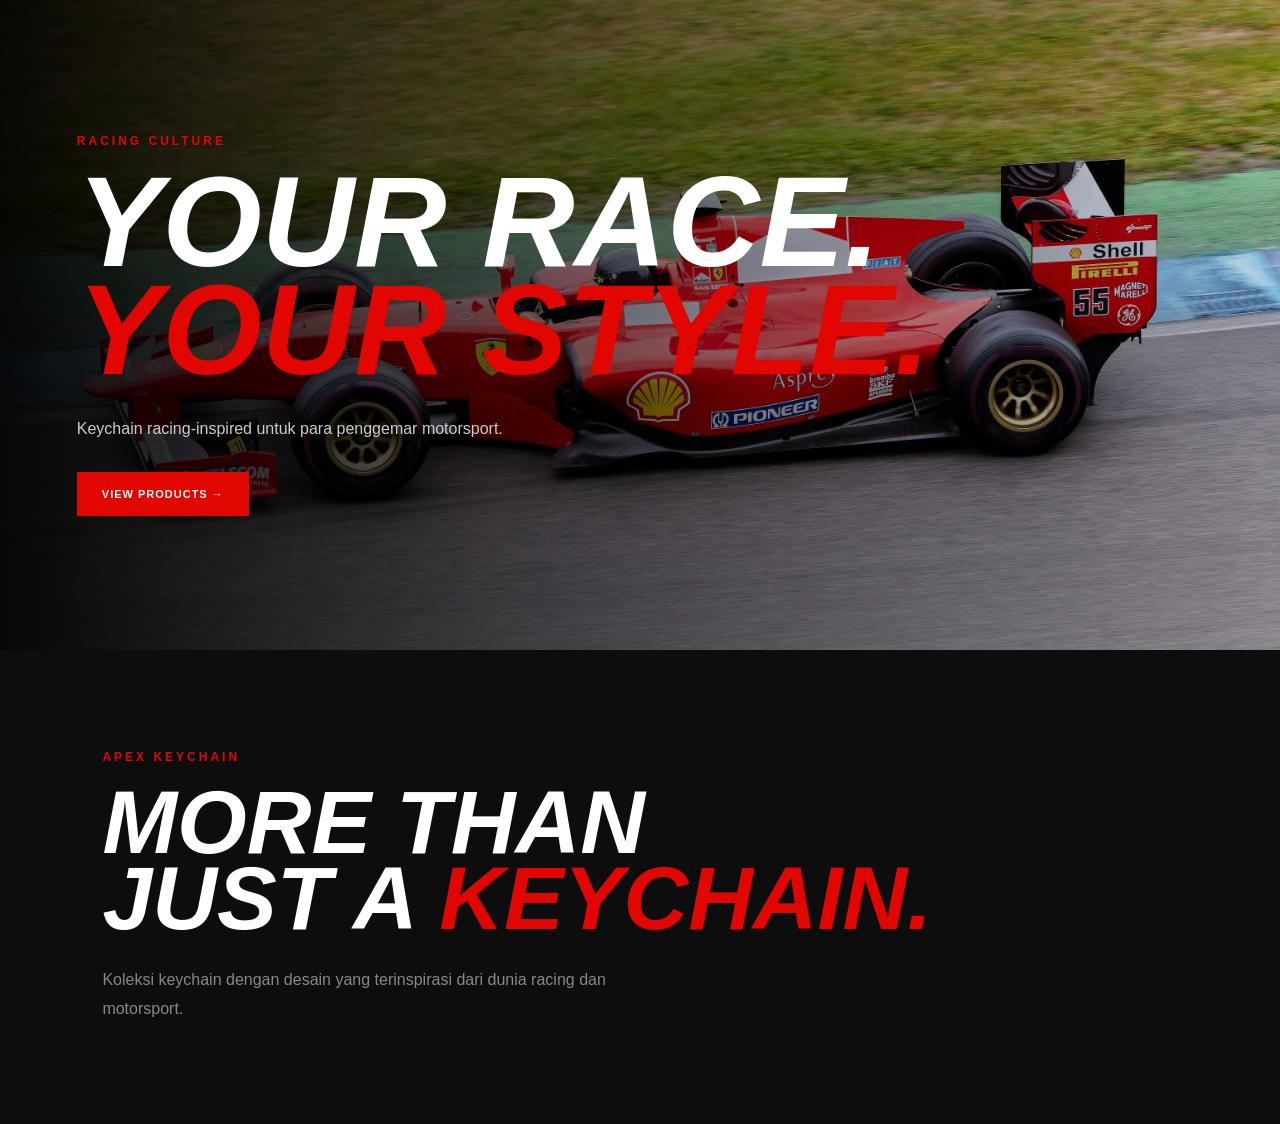
<file: index.html>
<!DOCTYPE html>
<html lang="en">
<head>
    <meta charset="UTF-8">
    <meta name="viewport" content="width=device-width, initial-scale=1.0">

    <title>Home — Apex Keychain</title>

    <link rel="stylesheet" href="style.css">
</head>

<body>

    <section class="hero">

        <div class="hero-image">
            <img src="images/hero.jpg.jpeg" alt="Racing">
        </div>

        <div class="hero-overlay"></div>

        <div class="hero-content">

            <p class="eyebrow">
                RACING CULTURE
            </p>

            <h1>
                YOUR RACE.<br>
                <span>YOUR STYLE.</span>
            </h1>

            <p>
                Keychain racing-inspired untuk
                para penggemar motorsport.
            </p>

            <a href="product.html" class="button">
                VIEW PRODUCTS →
            </a>

        </div>

    </section>


    <section class="intro">

        <p class="label">APEX KEYCHAIN</p>

        <h2>
            MORE THAN<br>
            JUST A <span>KEYCHAIN.</span>
        </h2>

        <p class="description">
            Koleksi keychain dengan desain yang
            terinspirasi dari dunia racing dan
            motorsport.
        </p>

    </section>

</body>
</html>
</file>
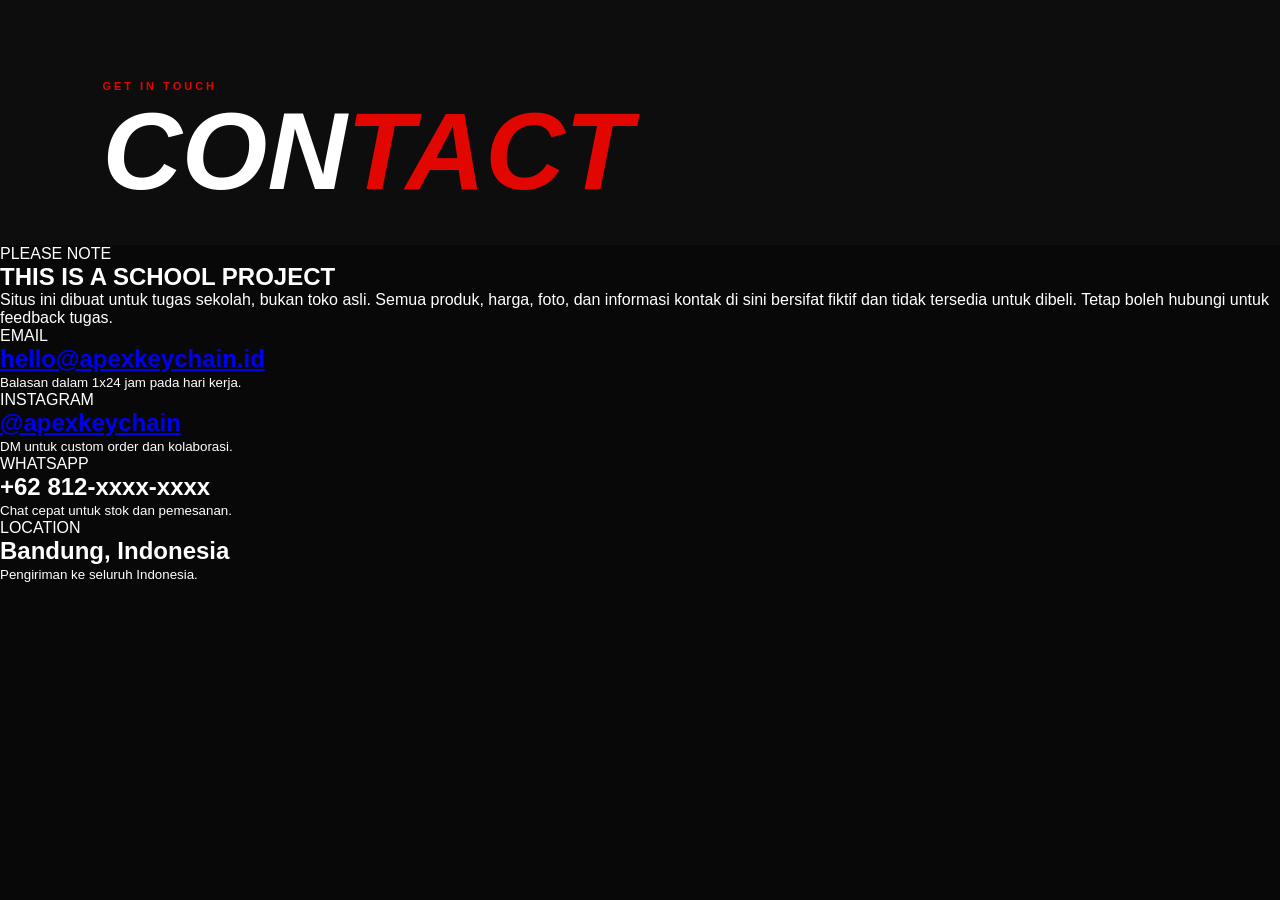
<file: contact.html>
<!DOCTYPE html>
<html lang="en">
<head>
    <meta charset="UTF-8">

    <title>Contact — Apex Keychain</title>

    <link rel="stylesheet" href="style.css">
</head>

<body>

    <section class="page-header">

        <p>GET IN TOUCH</p>

        <h1>
            CON<span>TACT</span>
        </h1>

    </section>


    <section class="notice">

        <p>PLEASE NOTE</p>

        <h2>
            THIS IS A <span>SCHOOL PROJECT</span>
        </h2>

        <p class="notice-text">
            Situs ini dibuat untuk tugas sekolah,
            bukan toko asli. Semua produk, harga,
            foto, dan informasi kontak di sini
            bersifat fiktif dan tidak tersedia
            untuk dibeli. Tetap boleh hubungi
            untuk feedback tugas.
        </p>

    </section>


    <section class="contact">

        <div class="contact-grid">


            <div class="contact-card">

                <p>EMAIL</p>

                <h2>
                    <a href="mailto:hello@apexkeychain.id">
                        hello@apexkeychain.id
                    </a>
                </h2>

                <small>
                    Balasan dalam 1x24 jam
                    pada hari kerja.
                </small>

            </div>


            <div class="contact-card">

                <p>INSTAGRAM</p>

                <h2>
                    <a href="https://instagram.com/apexkeychain" target="_blank">
                        @apexkeychain
                    </a>
                </h2>

                <small>
                    DM untuk custom order
                    dan kolaborasi.
                </small>

            </div>


            <div class="contact-card">

                <p>WHATSAPP</p>

                <h2>+62 812-xxxx-xxxx</h2>

                <small>
                    Chat cepat untuk stok
                    dan pemesanan.
                </small>

            </div>


            <div class="contact-card">

                <p>LOCATION</p>

                <h2>Bandung, Indonesia</h2>

                <small>
                    Pengiriman ke seluruh
                    Indonesia.
                </small>

            </div>


        </div>

    </section>

</body>
</html>
</file>
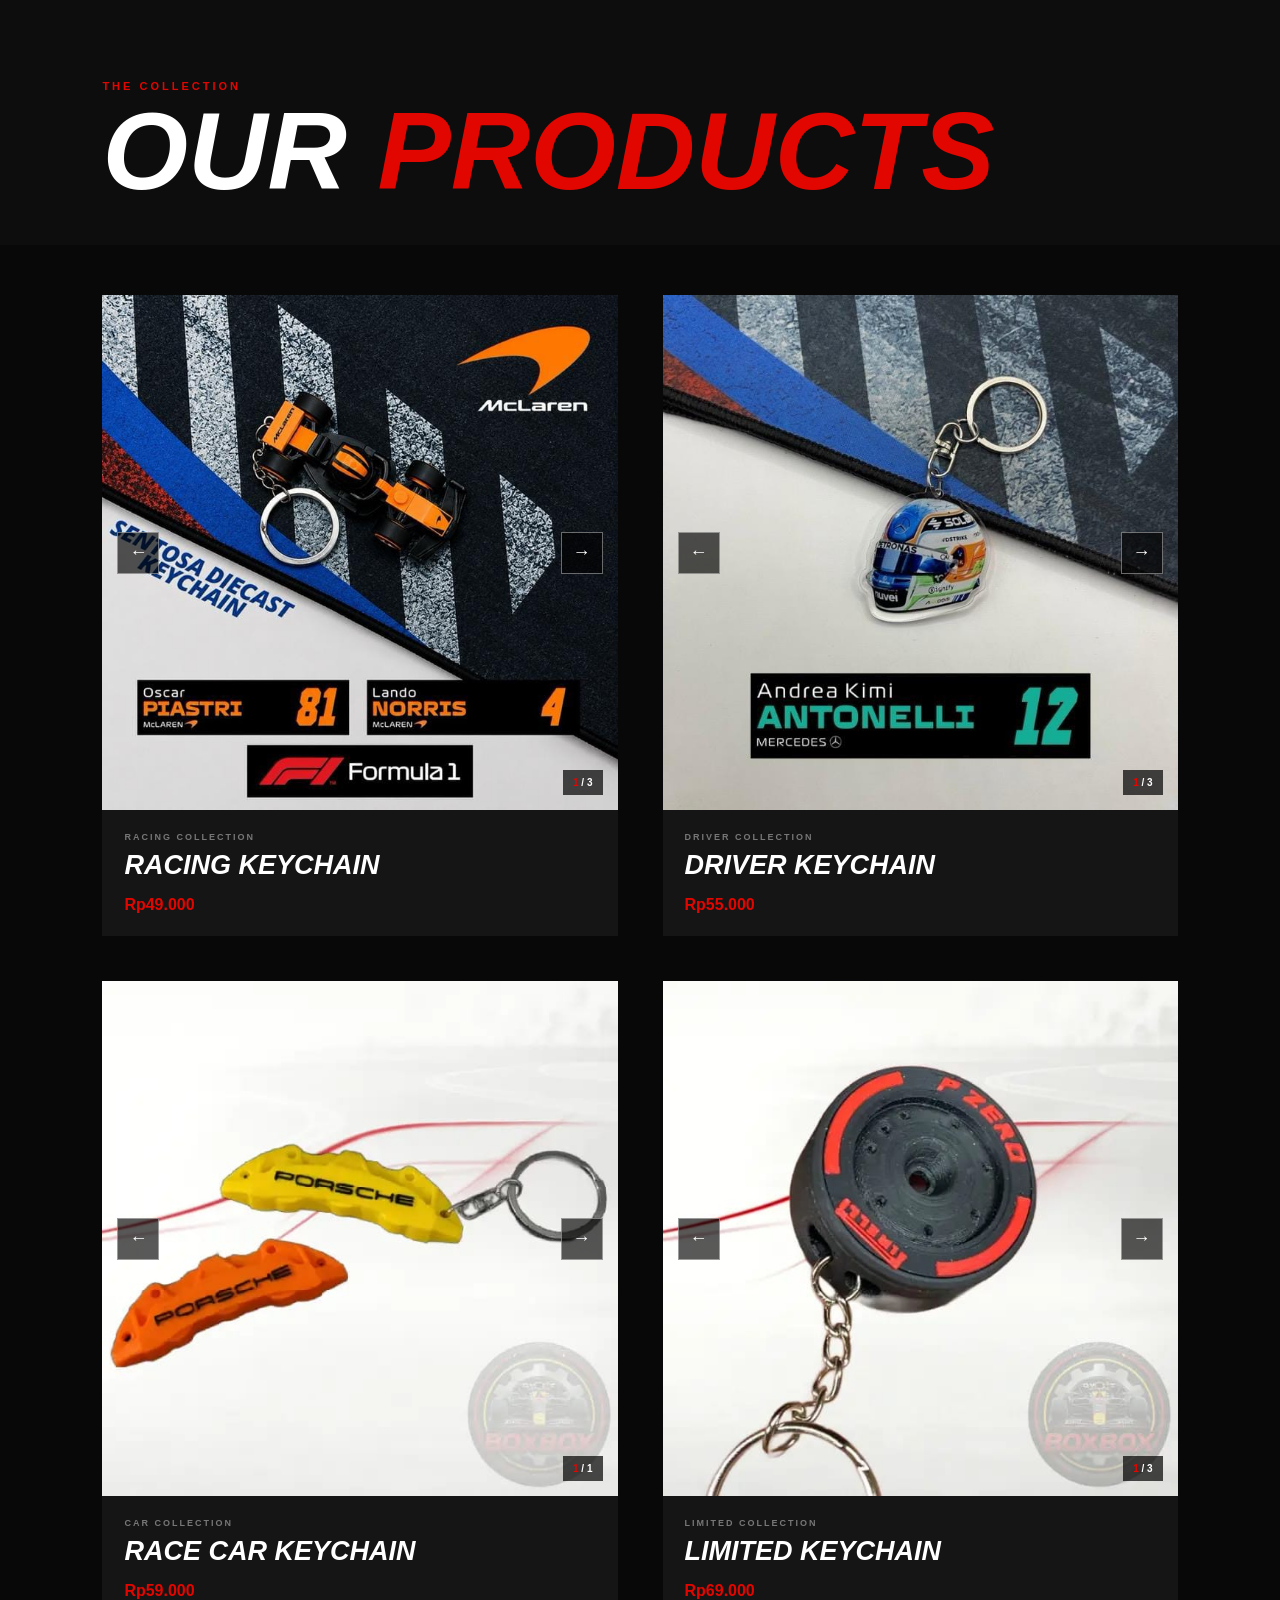
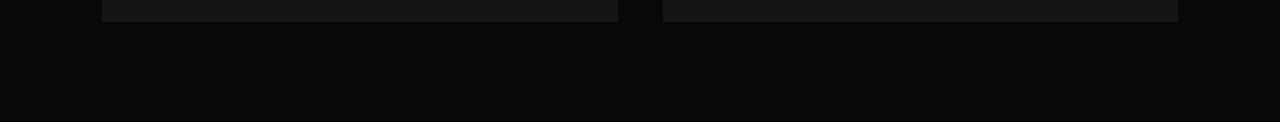
<file: product.html>
<!DOCTYPE html>
<html lang="en">
<head>
    <meta charset="UTF-8">

    <title>Products — Apex Keychain</title>

    <link rel="stylesheet" href="style.css">
</head>

<body>

    <section class="page-header">

        <p>THE COLLECTION</p>

        <h1>
            OUR <span>PRODUCTS</span>
        </h1>

    </section>


    <section class="products">


        <!-- PRODUCT 1 -->
        <div class="product">

            <div class="product-slider">

                <img
                    src="images/product-1-1.jpeg"
                    class="slide active"
                    alt="Product 1">

                <img
                    src="images/product-1-2.jpeg"
                    class="slide"
                    alt="Product 1">

                <img
                    src="images/product-1-3.jpeg"
                    class="slide"
                    alt="Product 1">

                <button class="prev" onclick="changeSlide(this, -1)">
                    ←
                </button>

                <button class="next" onclick="changeSlide(this, 1)">
                    →
                </button>

                <div class="slide-counter">
                    <span class="current">1</span> / 3
                </div>

            </div>

            <div class="product-info">

                <p>RACING COLLECTION</p>

                <h2>RACING KEYCHAIN</h2>

                <strong>Rp49.000</strong>

            </div>

        </div>


        <!-- PRODUCT 2 -->
        <div class="product">

            <div class="product-slider">

                <img
                    src="images/product-2-1.jpeg"
                    class="slide active"
                    alt="Product 2">

                <img
                    src="images/product-2-2.jpeg"
                    class="slide"
                    alt="Product 2">

                <img
                    src="images/product-2-3.jpeg"
                    class="slide"
                    alt="Product 2">

                <button class="prev" onclick="changeSlide(this, -1)">
                    ←
                </button>

                <button class="next" onclick="changeSlide(this, 1)">
                    →
                </button>

                <div class="slide-counter">
                    <span class="current">1</span> / 3
                </div>

            </div>

            <div class="product-info">

                <p>DRIVER COLLECTION</p>

                <h2>DRIVER KEYCHAIN</h2>

                <strong>Rp55.000</strong>

            </div>

        </div>


        <!-- PRODUCT 3 -->
        <div class="product">

            <div class="product-slider">

                <img
                    src="images/product-3-1.jpeg"
                    class="slide active"
                    alt="Product 3">

                <button class="prev" onclick="changeSlide(this, -1)">
                    ←
                </button>

                <button class="next" onclick="changeSlide(this, 1)">
                    →
                </button>

                <div class="slide-counter">
                    <span class="current">1</span> / 1
                </div>

            </div>

            <div class="product-info">

                <p>CAR COLLECTION</p>

                <h2>RACE CAR KEYCHAIN</h2>

                <strong>Rp59.000</strong>

            </div>

        </div>


        <!-- PRODUCT 4 -->
        <div class="product">

            <div class="product-slider">

                <img
                    src="images/product-4-1.jpeg"
                    class="slide active"
                    alt="Product 4">

                <img
                    src="images/product-4-2.jpeg"
                    class="slide"
                    alt="Product 4">

                <img
                    src="images/product-4-3.jpeg"
                    class="slide"
                    alt="Product 4">

                <button class="prev" onclick="changeSlide(this, -1)">
                    ←
                </button>

                <button class="next" onclick="changeSlide(this, 1)">
                    →
                </button>

                <div class="slide-counter">
                    <span class="current">1</span> / 3
                </div>

            </div>

            <div class="product-info">

                <p>LIMITED COLLECTION</p>

                <h2>LIMITED KEYCHAIN</h2>

                <strong>Rp69.000</strong>

            </div>

        </div>


    </section>


    <script>

        function changeSlide(button, direction) {

            const slider = button.parentElement;

            const slides = slider.querySelectorAll(".slide");

            let currentIndex = 0;

            slides.forEach((slide, index) => {

                if (slide.classList.contains("active")) {
                    currentIndex = index;
                }

            });


            slides[currentIndex].classList.remove("active");


            let newIndex = currentIndex + direction;


            if (newIndex >= slides.length) {
                newIndex = 0;
            }

            if (newIndex < 0) {
                newIndex = slides.length - 1;
            }


            slides[newIndex].classList.add("active");


            slider.querySelector(".current").textContent =
                newIndex + 1;

        }

    </script>

</body>
</html>
</file>
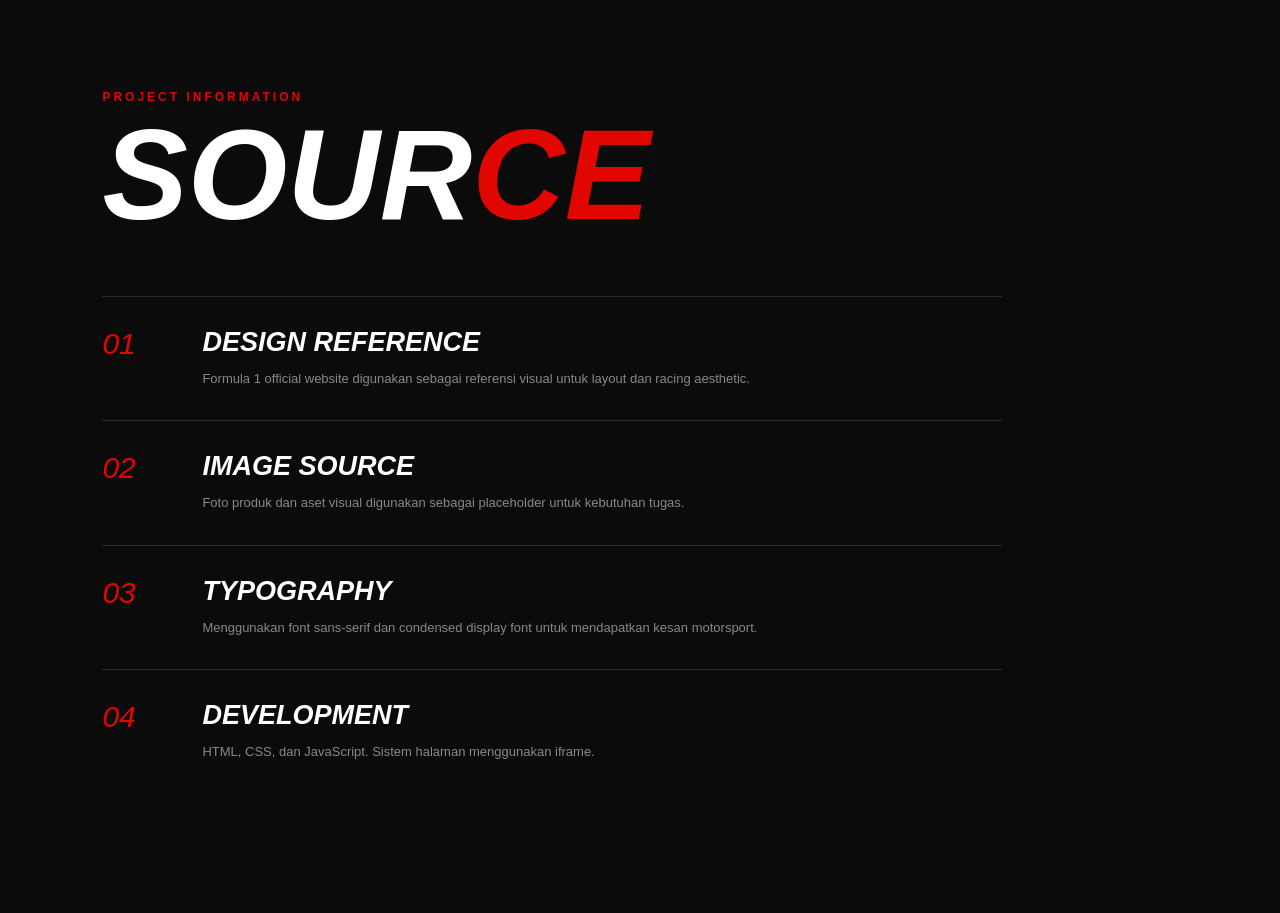
<file: source.html>
<!DOCTYPE html>
<html lang="en">
<head>
    <meta charset="UTF-8">
    <meta name="viewport" content="width=device-width, initial-scale=1.0">

    <title>Source — Apex Keychain</title>

    <link rel="stylesheet" href="style.css">
</head>

<body>

    <section class="source-page">

        <p class="label">PROJECT INFORMATION</p>

        <h1>
            SOUR<span>CE</span>
        </h1>

        <div class="source-list">

            <div class="source-item">
                <span>01</span>

                <div>
                    <h2>DESIGN REFERENCE</h2>
                    <p>
                        Formula 1 official website
                        digunakan sebagai referensi
                        visual untuk layout dan
                        racing aesthetic.
                    </p>
                </div>
            </div>


            <div class="source-item">
                <span>02</span>

                <div>
                    <h2>IMAGE SOURCE</h2>
                    <p>
                        Foto produk dan aset visual
                        digunakan sebagai placeholder
                        untuk kebutuhan tugas.
                    </p>
                </div>
            </div>


            <div class="source-item">
                <span>03</span>

                <div>
                    <h2>TYPOGRAPHY</h2>
                    <p>
                        Menggunakan font sans-serif
                        dan condensed display font
                        untuk mendapatkan kesan
                        motorsport.
                    </p>
                </div>
            </div>


            <div class="source-item">
                <span>04</span>

                <div>
                    <h2>DEVELOPMENT</h2>
                    <p>
                        HTML, CSS, dan JavaScript.
                        Sistem halaman menggunakan
                        iframe.
                    </p>
                </div>
            </div>

        </div>

    </section>

</body>
</html>
</file>
<file: style.css>
* {
    margin: 0;
    padding: 0;
    box-sizing: border-box;
}

:root {
    --f1-red: #e10600;
    --black: #080808;
    --dark: #111111;
    --white: #ffffff;
    --gray: #999999;
}

body {
    background: var(--black);
    color: var(--white);

    font-family: Arial, Helvetica, sans-serif;
}


/* =========================
   NAVBAR
========================= */

.navbar {
    height: 75px;

    background: #080808;

    display: flex;
    align-items: center;
    justify-content: space-between;

    padding: 0 6%;

    border-bottom: 3px solid var(--f1-red);

    position: relative;
    z-index: 100;
}


/* =========================
   LOGO
========================= */

.logo {
    text-decoration: none;
    color: var(--f1-red);

    display: flex;
    flex-direction: column;

    line-height: 0.8;
}

.logo span {
    font-family: Impact, Arial Black, sans-serif;

    font-size: 30px;
    font-style: italic;
    letter-spacing: -1px;
}

.logo small {
    color: white;

    font-size: 7px;
    font-weight: bold;

    letter-spacing: 4px;

    margin-top: 6px;
}


/* =========================
   NAV MENU
========================= */

.nav-menu {
    display: flex;
    align-items: center;

    gap: 40px;
}

.nav-menu a {
    position: relative;

    color: white;

    text-decoration: none;

    font-size: 13px;
    font-weight: bold;

    letter-spacing: 1px;

    padding: 28px 0;

    transition: color 0.2s ease;
}


/* merah ketika hover */

.nav-menu a:hover {
    color: var(--f1-red);
}


/* garis merah di bawah menu */

.nav-menu a::after {
    content: "";

    position: absolute;

    left: 0;
    bottom: 20px;

    width: 0;
    height: 3px;

    background: var(--f1-red);

    transition: width 0.2s ease;
}

.nav-menu a:hover::after {
    width: 100%;
}


/* =========================
   IFRAME
========================= */

.content-frame {
    width: 100%;
    height: calc(100vh - 75px);

    border: none;

    display: block;

    background: var(--black);
}


/* =========================
   MOBILE
========================= */

@media (max-width: 600px) {

    .navbar {
        height: 65px;
        padding: 0 20px;
    }

    .logo span {
        font-size: 24px;
    }

    .nav-menu {
        gap: 18px;
    }

    .nav-menu a {
        font-size: 10px;
        padding: 25px 0;
    }

    .nav-menu a::after {
        bottom: 17px;
    }

    .content-frame {
        height: calc(100vh - 65px);
    }
}

/* =========================
   HOME HERO
========================= */

.hero {
    height: 650px;

    position: relative;

    overflow: hidden;

    display: flex;
    align-items: center;
}

.hero-image {
    position: absolute;
    inset: 0;
}

.hero-image img {
    width: 100%;
    height: 100%;

    object-fit: cover;
}

.hero-overlay {
    position: absolute;
    inset: 0;

    background:
        linear-gradient(
            90deg,
            rgba(0,0,0,.95),
            rgba(0,0,0,.5),
            rgba(0,0,0,.1)
        );
}

.hero-content {
    position: relative;
    z-index: 2;

    width: 88%;
    margin: auto;
}

.eyebrow,
.label {
    color: var(--f1-red);

    font-size: 12px;
    font-weight: bold;

    letter-spacing: 3px;

    margin-bottom: 20px;
}

.hero h1 {
    font-family: Impact, Arial Black, sans-serif;

    font-size: clamp(65px, 10vw, 130px);

    line-height: .85;

    font-style: italic;
}

.hero h1 span,
.intro h2 span {
    color: var(--f1-red);
}

.hero-content > p:not(.eyebrow) {
    max-width: 450px;

    color: #ccc;

    line-height: 1.7;

    margin: 30px 0;
}

.button {
    display: inline-block;

    padding: 16px 25px;

    background: var(--f1-red);

    color: white;

    text-decoration: none;

    font-size: 11px;
    font-weight: bold;

    letter-spacing: 1px;
}


/* =========================
   INTRO
========================= */

.intro {
    padding: 100px 8%;

    background: #0d0d0d;
}

.intro h2 {
    font-family: Impact, Arial Black, sans-serif;

    font-size: clamp(50px, 7vw, 90px);

    line-height: .85;

    font-style: italic;
}

.description {
    max-width: 550px;

    color: #888;

    line-height: 1.8;

    margin-top: 30px;
}


/* =========================
   PRODUCT PAGE
========================= */

.page-header {
    padding: 80px 8% 50px;

    background: #0d0d0d;
}

.page-header p {
    color: var(--f1-red);

    font-size: 11px;
    font-weight: bold;

    letter-spacing: 3px;

    margin-bottom: 15px;
}

.page-header h1 {
    font-family: Impact, Arial Black, sans-serif;

    font-size: clamp(60px, 9vw, 110px);

    font-style: italic;

    line-height: .8;
}

.page-header h1 span {
    color: var(--f1-red);
}

.products {
    padding: 50px 8% 100px;

    display: grid;

    grid-template-columns: repeat(2, 1fr);

    gap: 45px;
}

.product {
    background: #151515;
}

.product img {
    width: 100%;

    aspect-ratio: 1 / 1;

    object-fit: cover;

    display: block;

    transition: transform .3s;
}

.product {
    overflow: hidden;
}

.product:hover img {
    transform: scale(1.04);
}

.product-info {
    padding: 22px;
}

.product-info p {
    color: #777;

    font-size: 9px;
    font-weight: bold;

    letter-spacing: 2px;

    margin-bottom: 8px;
}

.product-info h2 {
    font-family: Impact, Arial Black, sans-serif;

    font-size: 27px;

    font-style: italic;
}

.product-info strong {
    display: block;

    color: var(--f1-red);

    margin-top: 15px;
}


@media (max-width: 600px) {

    .products {
        grid-template-columns: 1fr;

        padding-left: 5%;
        padding-right: 5%;
    }

}

/* =========================
   SOURCE PAGE
========================= */

.source-page {
    padding: 90px 8% 120px;

    background: #0b0b0b;

    min-height: 100%;
}

.source-page h1 {
    font-family: Impact, Arial Black, sans-serif;

    font-size: clamp(70px, 10vw, 130px);

    font-style: italic;

    line-height: .8;

    margin-bottom: 70px;
}

.source-page h1 span {
    color: var(--f1-red);
}

.source-list {
    max-width: 900px;
}

.source-item {
    display: grid;

    grid-template-columns: 70px 1fr;

    gap: 30px;

    padding: 30px 0;

    border-top: 1px solid #292929;
}

.source-item > span {
    color: var(--f1-red);

    font-family: Impact, Arial Black, sans-serif;

    font-size: 30px;

    font-style: italic;
}

.source-item h2 {
    font-family: Impact, Arial Black, sans-serif;

    font-size: 27px;

    font-style: italic;
}

.source-item p {
    max-width: 600px;

    color: #888;

    font-size: 13px;

    line-height: 1.7;

    margin-top: 10px;
}

/* source: https://www.pexels.com/photo/dynamic-red-formula-1-racing-car-on-track-28680795/ */

/* =========================
   PRODUCT SLIDER
========================= */

.product-slider {
    position: relative;

    width: 100%;

    aspect-ratio: 1 / 1;

    overflow: hidden;

    background: #151515;
}


/* FOTO */

.product-slider .slide {
    position: absolute;

    inset: 0;

    width: 100%;
    height: 100%;

    object-fit: cover;

    opacity: 0;

    transition: opacity .35s ease;
}


.product-slider .slide.active {
    opacity: 1;
}


/* TOMBOL */

.product-slider button {
    position: absolute;

    top: 50%;

    transform: translateY(-50%);

    width: 42px;
    height: 42px;

    border: 1px solid rgba(255,255,255,.4);

    background: rgba(0,0,0,.65);

    color: white;

    font-size: 18px;

    z-index: 5;

    transition: .2s;
}


.product-slider button:hover {
    background: var(--f1-red);

    border-color: var(--f1-red);
}


.product-slider .prev {
    left: 15px;
}


.product-slider .next {
    right: 15px;
}


/* COUNTER */

.slide-counter {
    position: absolute;

    right: 15px;
    bottom: 15px;

    background: rgba(0,0,0,.7);

    padding: 7px 10px;

    color: white;

    font-size: 10px;

    font-weight: bold;

    z-index: 5;
}


.slide-counter .current {
    color: var(--f1-red);
}
</file>
